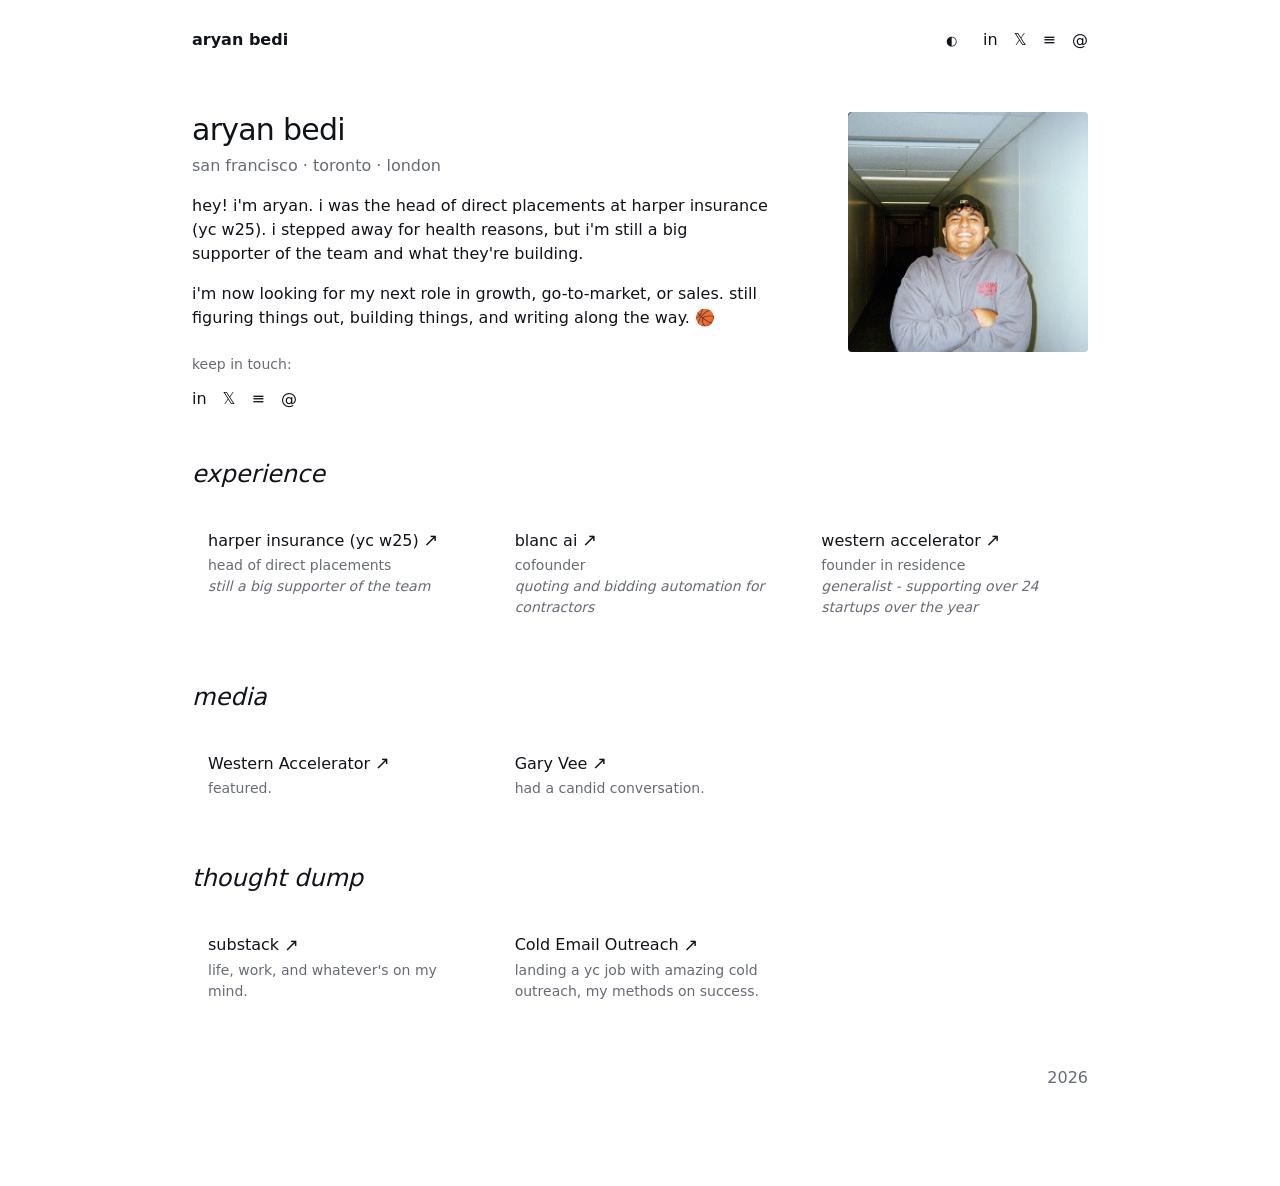
<file: index.html>
<!doctype html>
<html lang="en">
<head>
  <meta charset="utf-8">
  <meta name="viewport" content="width=device-width, initial-scale=1">
  <meta name="description" content="Aryan Bedi — growth, go-to-market, and sales. Former Head of Direct Placements at Harper and cofounder of Blanc AI.">
  <title>Aryan Bedi</title>
  <link rel="stylesheet" href="/site.css?v=8b2680d765">
</head>
<body>
  <div class="shell">
    <header class="site-header">
      <a class="brand" href="/">aryan bedi</a>
      <div class="header-actions">
        <button class="theme-toggle" type="button" data-theme-toggle aria-label="Switch theme" title="Switch theme"></button>
        <div class="social-links" aria-label="Social links">
          <a href="https://www.linkedin.com/in/aryan-bedi/" target="_blank" rel="noopener noreferrer" aria-label="LinkedIn">in</a>
          <a href="https://x.com/aryan_bedi_" target="_blank" rel="noopener noreferrer" aria-label="X">𝕏</a>
          <a href="https://substack.com/@aryanbedi?utm_campaign=unknown&amp;utm_medium=web" target="_blank" rel="noopener noreferrer" aria-label="Substack">≡</a>
          <a href="mailto:aryankbedi@gmail.com" rel="noopener noreferrer" aria-label="Email">@</a>
        </div>
      </div>
    </header>
    <main>
      <section class="hero">
        <div class="hero-copy">
          <h1>aryan bedi</h1>
          <p class="location">san francisco · toronto · london</p>
          <div class="bio">
            <p>hey! i'm aryan. i was the head of direct placements at <a href="https://www.harperinsure.com/news/series-a-announcement" target="_blank" rel="noopener noreferrer">harper insurance (yc w25)</a>. i stepped away for health reasons, but i'm still a big supporter of the team and what they're building.</p>
            <p>i'm now looking for my next role in growth, go-to-market, or sales. still figuring things out, building things, and writing along the way. 🏀</p>
          </div>
          <p class="keep-in-touch">keep in touch:</p>
          <div class="social-links" aria-label="Keep in touch">
            <a href="https://www.linkedin.com/in/aryan-bedi/" target="_blank" rel="noopener noreferrer" aria-label="LinkedIn">in</a>
            <a href="https://x.com/aryan_bedi_" target="_blank" rel="noopener noreferrer" aria-label="X">𝕏</a>
            <a href="https://substack.com/@aryanbedi?utm_campaign=unknown&amp;utm_medium=web" target="_blank" rel="noopener noreferrer" aria-label="Substack">≡</a>
            <a href="mailto:aryankbedi@gmail.com" rel="noopener noreferrer" aria-label="Email">@</a>
          </div>
        </div>
        <button class="portrait-toggle" type="button" data-portrait-toggle aria-label="Show conference photo" aria-pressed="false">
          <span class="portrait-inner">
            <img src="/assets/aryan-casual.png" alt="Aryan Bedi casual photo">
            <img class="conference" src="/assets/aryan-conference.jpg" alt="Aryan Bedi presenting at a conference">
          </span>
        </button>
      </section>
      <section class="home-section" aria-labelledby="experience-title">
        <h2 id="experience-title">experience</h2>
        <div class="cards">
          <article class="card"><h3><a class="card-link" href="https://www.harperinsure.com/news/series-a-announcement" target="_blank" rel="noopener noreferrer">harper insurance (yc w25) <span class="arrow" aria-hidden="true">↗</span></a></h3><p>head of direct placements</p><p class="description">still a big supporter of the team</p></article>
          <article class="card"><h3><a class="card-link" href="https://www.blancai.ca" target="_blank" rel="noopener noreferrer">blanc ai <span class="arrow" aria-hidden="true">↗</span></a></h3><p>cofounder</p><p class="description">quoting and bidding automation for contractors</p></article>
          <article class="card"><h3><a class="card-link" href="https://entrepreneurship.uwo.ca/news/2025/04/accelerator-profile-aryan-bedi-of-blanc-ai/" target="_blank" rel="noopener noreferrer">western accelerator <span class="arrow" aria-hidden="true">↗</span></a></h3><p>founder in residence</p><p class="description">generalist - supporting over 24 startups over the year</p></article>
        </div>
      </section>
      <section class="home-section" aria-labelledby="media-title">
        <h2 id="media-title">media</h2>
        <div class="cards">
          <article class="card"><h3><a class="card-link" href="https://entrepreneurship.uwo.ca/news/2025/04/accelerator-profile-aryan-bedi-of-blanc-ai/" target="_blank" rel="noopener noreferrer">Western Accelerator <span class="arrow" aria-hidden="true">↗</span></a></h3><p>featured.</p></article>
          <article class="card"><h3><a class="card-link" href="https://youtube.com/shorts/hI-naSWxzG8?si=ar0FExmpglkH_k2B" target="_blank" rel="noopener noreferrer">Gary Vee <span class="arrow" aria-hidden="true">↗</span></a></h3><p>had a candid conversation.</p></article>
        </div>
      </section>
      <section class="home-section" aria-labelledby="thought-dump-title">
        <h2 id="thought-dump-title">thought dump</h2>
        <div class="cards"><article class="card"><h3><a class="card-link" href="https://aryanbedi.substack.com/" target="_blank" rel="noopener noreferrer">substack <span class="arrow" aria-hidden="true">↗</span></a></h3><p>life, work, and whatever's on my mind.</p></article><article class="card"><h3><a class="card-link" href="/playbooks/">Cold Email Outreach <span class="arrow" aria-hidden="true">↗</span></a></h3><p>landing a yc job with amazing cold outreach, my methods on success.</p></article></div>
      </section>
    </main>
    <footer class="site-footer"><p>2026</p></footer>
  </div>
  <script src="/site.js?v=7d94195d35"></script>
</body>
</html>
</file>
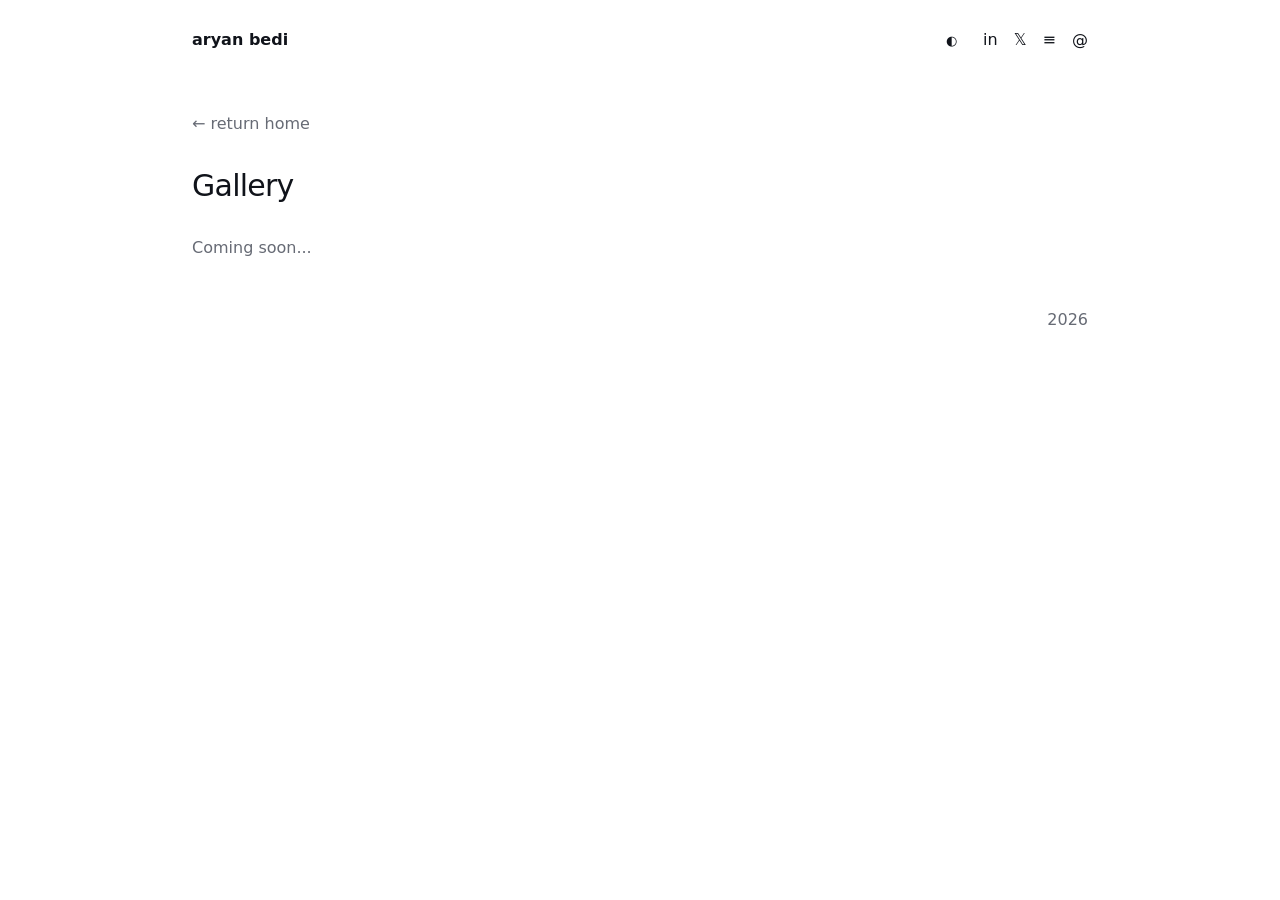
<file: gallery/index.html>
<!doctype html>
<html lang="en">
<head>
  <meta charset="utf-8"><meta name="viewport" content="width=device-width, initial-scale=1">
  <meta name="description" content="Gallery by Aryan Bedi."><title>Gallery — Aryan Bedi</title>
  <link rel="stylesheet" href="/site.css?v=8b2680d765">
</head>
<body>
  <div class="shell">
    <header class="site-header"><a class="brand" href="/">aryan bedi</a><div class="header-actions"><button class="theme-toggle" type="button" data-theme-toggle aria-label="Switch theme" title="Switch theme"></button><div class="social-links" aria-label="Social links"><a href="https://www.linkedin.com/in/aryan-bedi/" target="_blank" rel="noopener noreferrer" aria-label="LinkedIn">in</a><a href="https://x.com/aryan_bedi_" target="_blank" rel="noopener noreferrer" aria-label="X">𝕏</a><a href="https://substack.com/@aryanbedi?utm_campaign=unknown&amp;utm_medium=web" target="_blank" rel="noopener noreferrer" aria-label="Substack">≡</a><a href="mailto:aryankbedi@gmail.com" rel="noopener noreferrer" aria-label="Email">@</a></div></div></header>
    <main><a class="return-home" href="/">← return home</a><h1 class="page-title">Gallery</h1><p class="muted">Coming soon...</p></main>
    <footer class="site-footer"><p>2026</p></footer>
  </div><script src="/site.js?v=7d94195d35"></script>
</body>
</html>
</file>
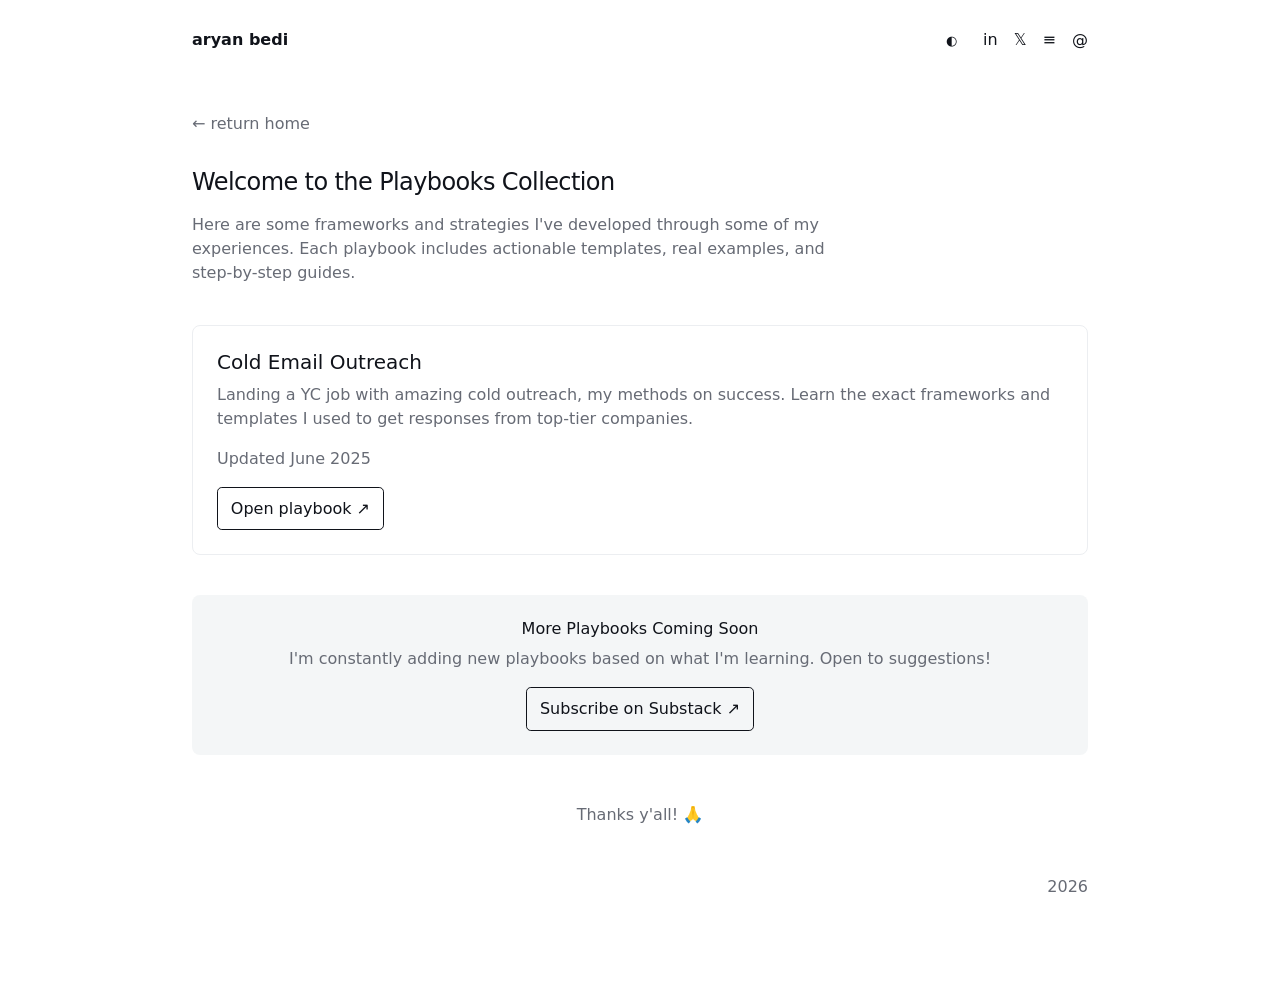
<file: playbooks/index.html>
<!doctype html>
<html lang="en">
<head>
  <meta charset="utf-8"><meta name="viewport" content="width=device-width, initial-scale=1">
  <meta name="description" content="Aryan Bedi's practical playbooks and frameworks."><title>Playbooks — Aryan Bedi</title>
  <link rel="stylesheet" href="/site.css?v=8b2680d765">
</head>
<body>
  <div class="shell">
    <header class="site-header"><a class="brand" href="/">aryan bedi</a><div class="header-actions"><button class="theme-toggle" type="button" data-theme-toggle aria-label="Switch theme" title="Switch theme"></button><div class="social-links" aria-label="Social links"><a href="https://www.linkedin.com/in/aryan-bedi/" target="_blank" rel="noopener noreferrer" aria-label="LinkedIn">in</a><a href="https://x.com/aryan_bedi_" target="_blank" rel="noopener noreferrer" aria-label="X">𝕏</a><a href="https://substack.com/@aryanbedi?utm_campaign=unknown&amp;utm_medium=web" target="_blank" rel="noopener noreferrer" aria-label="Substack">≡</a><a href="mailto:aryankbedi@gmail.com" rel="noopener noreferrer" aria-label="Email">@</a></div></div></header>
    <main>
      <a class="return-home" href="/">← return home</a>
      <div class="playbook-intro"><h1>Welcome to the Playbooks Collection</h1><p class="muted">Here are some frameworks and strategies I've developed through some of my experiences. Each playbook includes actionable templates, real examples, and step-by-step guides.</p></div>
      <article class="playbook-card"><h2>Cold Email Outreach</h2><p>Landing a YC job with amazing cold outreach, my methods on success. Learn the exact frameworks and templates I used to get responses from top-tier companies.</p><p class="muted">Updated June 2025</p><a class="button-link" href="https://aryanbedi.notion.site/cold-outreach-playbook?pvs=74" target="_blank" rel="noopener noreferrer">Open playbook ↗</a></article>
      <section class="subscribe"><h2>More Playbooks Coming Soon</h2><p class="muted">I'm constantly adding new playbooks based on what I'm learning. Open to suggestions!</p><a class="button-link" href="https://substack.com/@aryanbedi?utm_campaign=unknown&amp;utm_medium=web" target="_blank" rel="noopener noreferrer">Subscribe on Substack ↗</a></section>
      <p class="muted" style="text-align:center; margin-top:3rem">Thanks y'all! 🙏</p>
    </main>
    <footer class="site-footer"><p>2026</p></footer>
  </div><script src="/site.js?v=7d94195d35"></script>
</body>
</html>
</file>
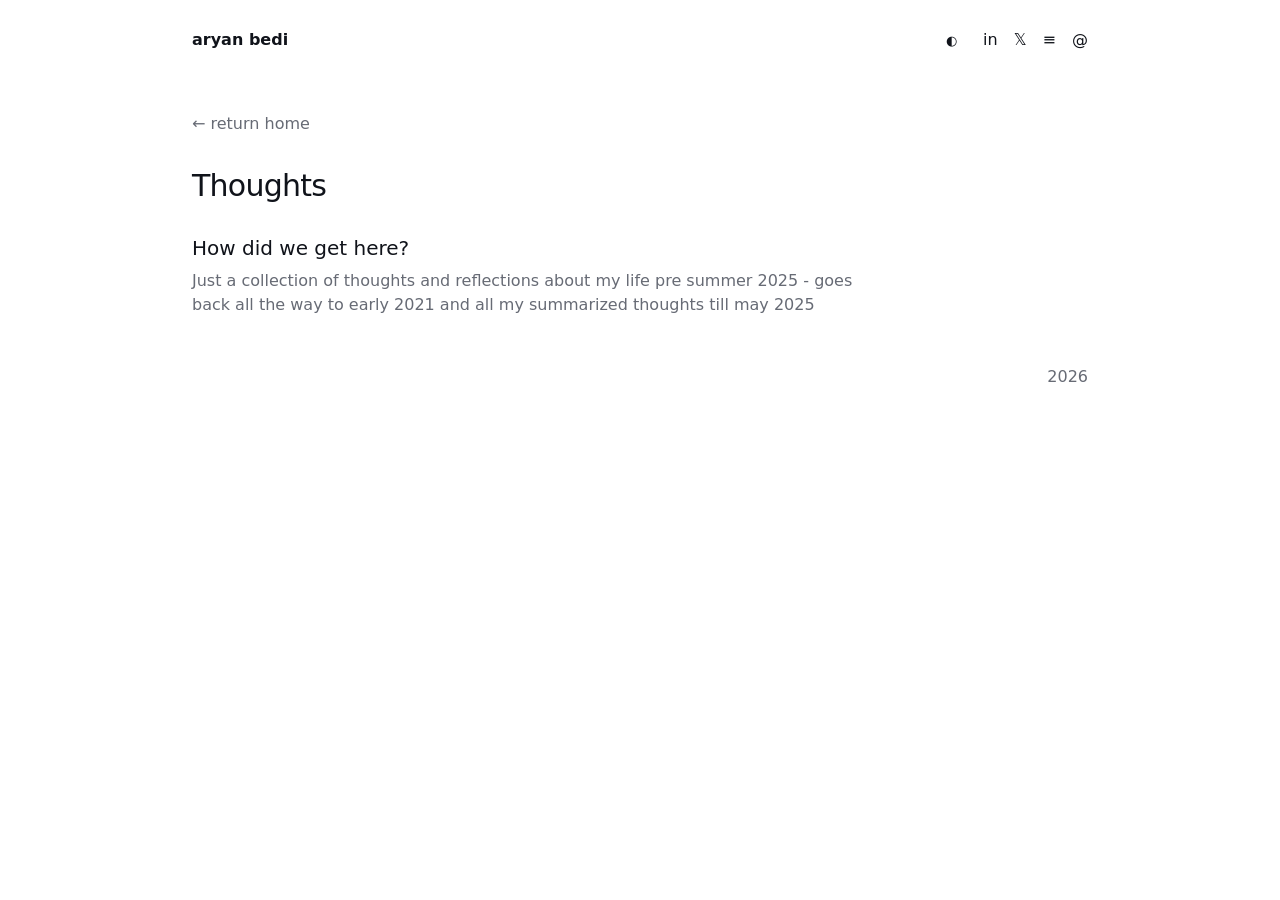
<file: thoughts/index.html>
<!doctype html>
<html lang="en">
<head>
  <meta charset="utf-8"><meta name="viewport" content="width=device-width, initial-scale=1">
  <meta name="description" content="Thoughts by Aryan Bedi."><title>Thoughts — Aryan Bedi</title>
  <link rel="stylesheet" href="/site.css?v=8b2680d765">
</head>
<body>
  <div class="shell">
    <header class="site-header"><a class="brand" href="/">aryan bedi</a><div class="header-actions"><button class="theme-toggle" type="button" data-theme-toggle aria-label="Switch theme" title="Switch theme"></button><div class="social-links" aria-label="Social links"><a href="https://www.linkedin.com/in/aryan-bedi/" target="_blank" rel="noopener noreferrer" aria-label="LinkedIn">in</a><a href="https://x.com/aryan_bedi_" target="_blank" rel="noopener noreferrer" aria-label="X">𝕏</a><a href="https://substack.com/@aryanbedi?utm_campaign=unknown&amp;utm_medium=web" target="_blank" rel="noopener noreferrer" aria-label="Substack">≡</a><a href="mailto:aryankbedi@gmail.com" rel="noopener noreferrer" aria-label="Email">@</a></div></div></header>
    <main><a class="return-home" href="/">← return home</a><h1 class="page-title">Thoughts</h1><article class="article"><h2><a href="https://open.substack.com/pub/aryanbedi/p/how-did-we-get-here?r=5nxvv&amp;utm_campaign=post&amp;utm_medium=web&amp;showWelcomeOnShare=false" target="_blank" rel="noopener noreferrer">How did we get here?</a></h2><p>Just a collection of thoughts and reflections about my life pre summer 2025 - goes back all the way to early 2021 and all my summarized thoughts till may 2025</p></article></main>
    <footer class="site-footer"><p>2026</p></footer>
  </div><script src="/site.js?v=7d94195d35"></script>
</body>
</html>
</file>
<file: site.css>
:root {
  color-scheme: light;
  --background: #ffffff;
  --foreground: #10131a;
  --muted: #676b75;
  --soft: #eceef1;
}

:root[data-theme="dark"] {
  color-scheme: dark;
  --background: #080c16;
  --foreground: #f7f6f2;
  --muted: #a5a8b0;
  --soft: #202632;
}

* { box-sizing: border-box; }
html { min-height: 100%; background: var(--background); }
body {
  min-height: 100vh;
  margin: 0;
  background: var(--background);
  color: var(--foreground);
  font-family: ui-sans-serif, system-ui, -apple-system, BlinkMacSystemFont, "Segoe UI", sans-serif;
  font-size: 16px;
  line-height: 1.5;
}
a { color: inherit; text-decoration: none; text-underline-offset: 0.16em; }
a:hover { color: var(--muted); text-decoration: underline; }
a:focus-visible, button:focus-visible { outline: 2px solid currentColor; outline-offset: 3px; }
.shell { width: min(100% - 2rem, 896px); margin: 0 auto; padding-bottom: 5rem; }
.site-header { display: flex; align-items: center; justify-content: space-between; padding: 1.5rem 0 3.5rem; }
.brand { font-size: 1rem; font-weight: 650; text-decoration: none; }
.header-actions, .social-links { display: flex; align-items: center; gap: 1rem; }
.social-links a { display: inline-flex; align-items: center; justify-content: center; color: var(--foreground); }
.social-links svg { width: 1.25rem; height: 1.25rem; }
.theme-toggle {
  width: 2rem; height: 2rem; padding: 0; border: 0; border-radius: 999px;
  background: transparent; color: var(--foreground); cursor: pointer;
}
.theme-toggle:hover { background: var(--soft); }
.theme-icon { width: 1.1rem; height: 1.1rem; }
main { display: block; }
.hero { display: flex; align-items: flex-start; justify-content: space-between; gap: 2rem; }
.hero-copy { max-width: 36rem; }
h1, h2, h3, p { margin-top: 0; }
h1 { margin-bottom: 0.35rem; font-size: 1.875rem; line-height: 1.2; font-weight: 400; letter-spacing: -0.025em; }
h2 { margin-bottom: 1.5rem; font-size: 1.5rem; line-height: 1.25; font-style: italic; font-weight: 400; }
h3 { margin-bottom: 0.15rem; font-size: 1rem; font-weight: 400; }
.location, .muted { color: var(--muted); }
.location { margin-bottom: 1rem; }
.bio p { margin-bottom: 1rem; }
.portrait-toggle {
  position: relative; flex: 0 0 15rem; width: 15rem; height: 15rem; padding: 0; overflow: hidden;
  border: 0; border-radius: 0.25rem; background: var(--soft); color: inherit; cursor: pointer; perspective: 1000px;
}
.portrait-inner { position: relative; display: block; width: 100%; height: 100%; transform-style: preserve-3d; transition: transform 500ms ease-in-out; }
.portrait-toggle.is-flipped .portrait-inner { transform: rotateY(180deg); }
.portrait-toggle img { position: absolute; inset: 0; width: 100%; height: 100%; object-fit: cover; backface-visibility: hidden; }
.portrait-toggle .conference { transform: rotateY(180deg); }
.portrait-toggle:hover { transform: scale(1.03); }
.keep-in-touch { margin: 1.5rem 0 0.75rem; font-size: 0.875rem; color: var(--muted); }
.home-section { padding-top: 3rem; }
.cards { display: grid; grid-template-columns: repeat(3, minmax(0, 1fr)); gap: 1.5rem; }
.card { padding: 1rem; border-radius: 0.5rem; transition: background-color 160ms ease, transform 160ms ease; }
.card:hover { background: color-mix(in srgb, var(--soft) 55%, transparent); transform: translateY(-2px); }
.card-link { display: inline-flex; align-items: center; gap: 0.3rem; text-decoration: none; }
.arrow { font-size: 1.1em; line-height: 1; }
.card p { margin: 0; font-size: 0.875rem; color: var(--muted); }
.card .description { font-style: italic; }
.page-title { margin-bottom: 2rem; }
.return-home { display: inline-block; margin-bottom: 2rem; color: var(--muted); }
.playbook-intro { max-width: 42rem; margin-bottom: 2.5rem; }
.playbook-intro h1 { margin-bottom: 1rem; font-size: 1.5rem; font-weight: 500; }
.playbook-card { max-width: 100%; padding: 1.5rem; border: 1px solid var(--soft); border-radius: 0.5rem; }
.playbook-card h2 { margin-bottom: 0.5rem; font-size: 1.25rem; font-style: normal; font-weight: 500; }
.playbook-card p { color: var(--muted); }
.button-link { display: inline-block; padding: 0.55rem 0.8rem; border: 1px solid currentColor; border-radius: 0.3rem; text-decoration: none; }
.subscribe { margin-top: 2.5rem; padding: 1.5rem; border-radius: 0.5rem; background: color-mix(in srgb, var(--soft) 55%, transparent); text-align: center; }
.subscribe h2 { margin-bottom: 0.5rem; font-size: 1rem; font-style: normal; font-weight: 500; }
.article { max-width: 42rem; }
.article h2 { margin-bottom: 0.5rem; font-size: 1.25rem; font-style: normal; font-weight: 500; }
.article p { color: var(--muted); }
.site-footer { margin-top: 3rem; color: var(--muted); text-align: right; }
.not-found { min-height: 65vh; display: grid; place-content: center; text-align: center; }
.not-found h1 { font-size: 2.5rem; font-weight: 650; }

@media (max-width: 640px) {
  .shell { width: min(100% - 2rem, 896px); }
  .site-header { padding-bottom: 2.25rem; }
  .hero { flex-direction: column-reverse; }
  .portrait-toggle { flex-basis: auto; width: min(100%, 15rem); height: auto; aspect-ratio: 1; align-self: center; }
  .cards { grid-template-columns: 1fr; gap: 0.25rem; }
  .home-section { padding-top: 2.5rem; }
}

@media (prefers-reduced-motion: reduce) {
  *, *::before, *::after { scroll-behavior: auto !important; transition-duration: 0.01ms !important; animation-duration: 0.01ms !important; }
  .portrait-toggle:hover, .card:hover { transform: none; }
}
</file>
